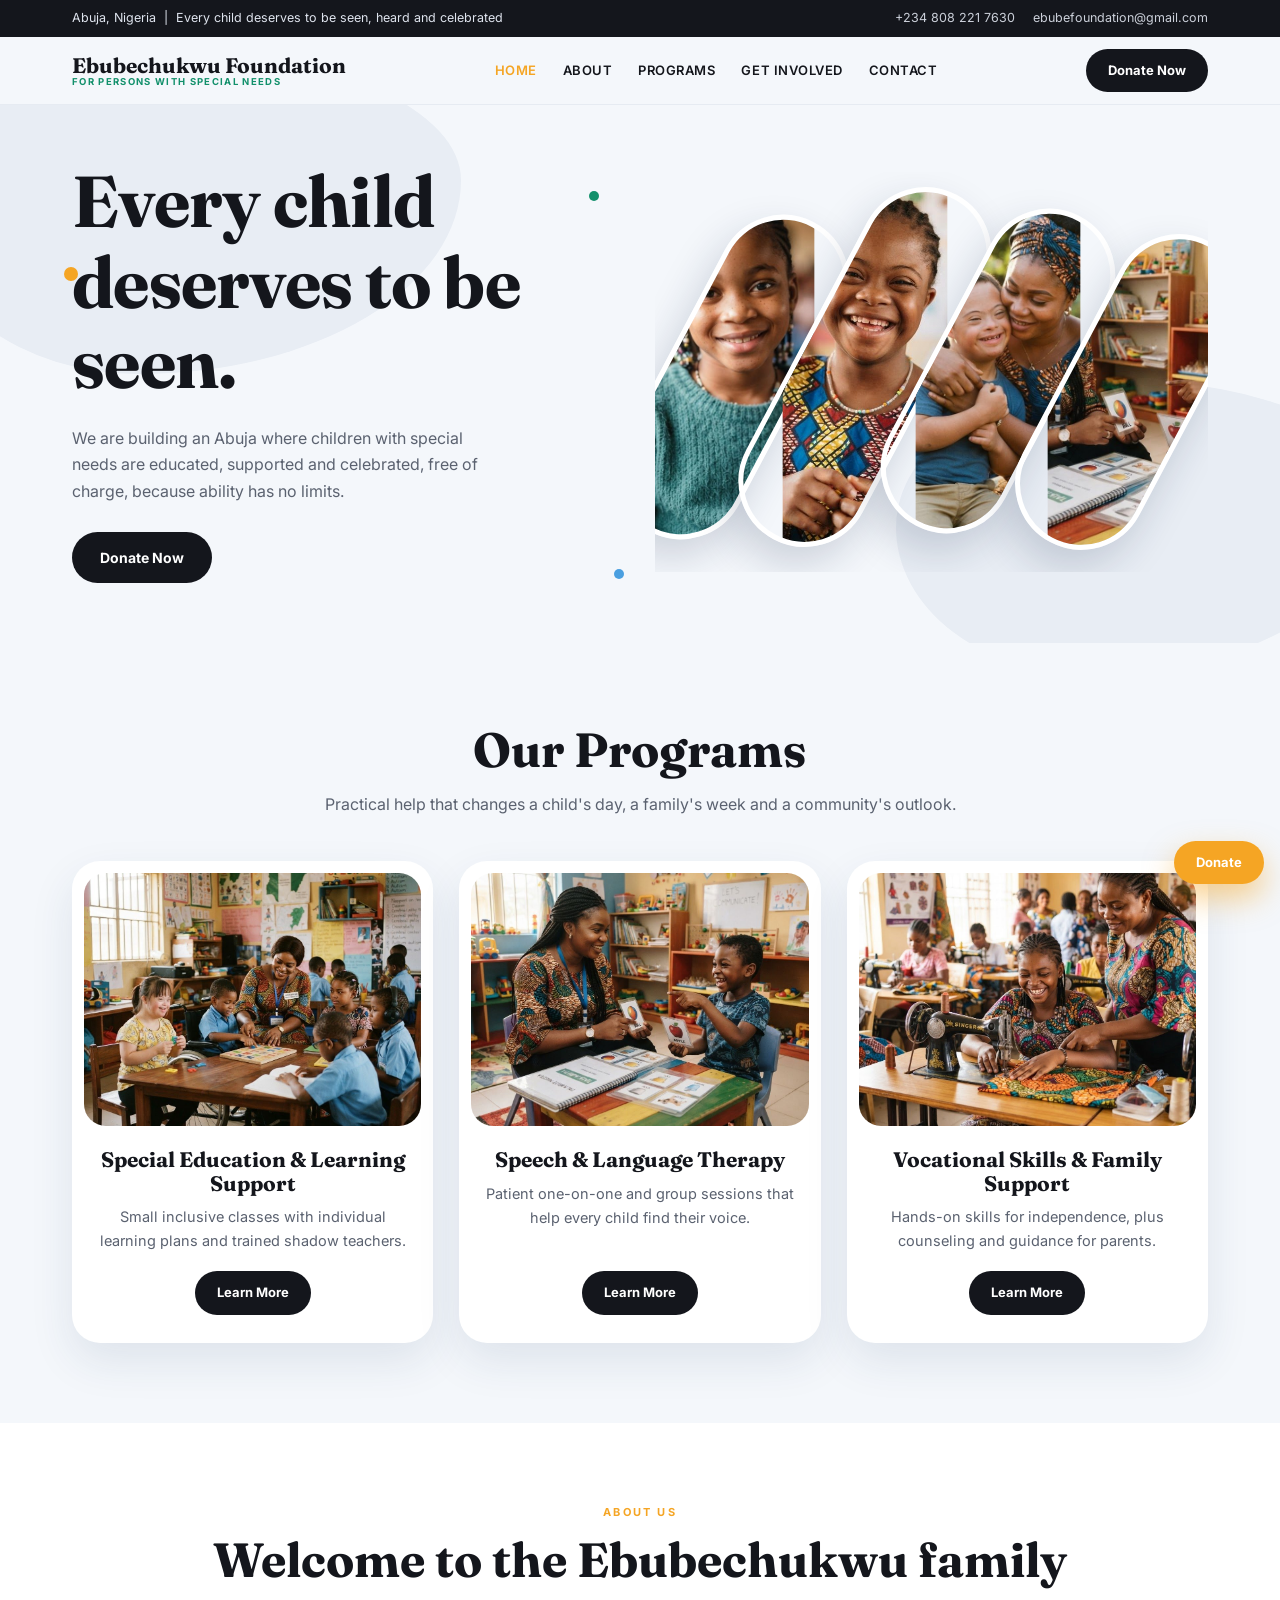
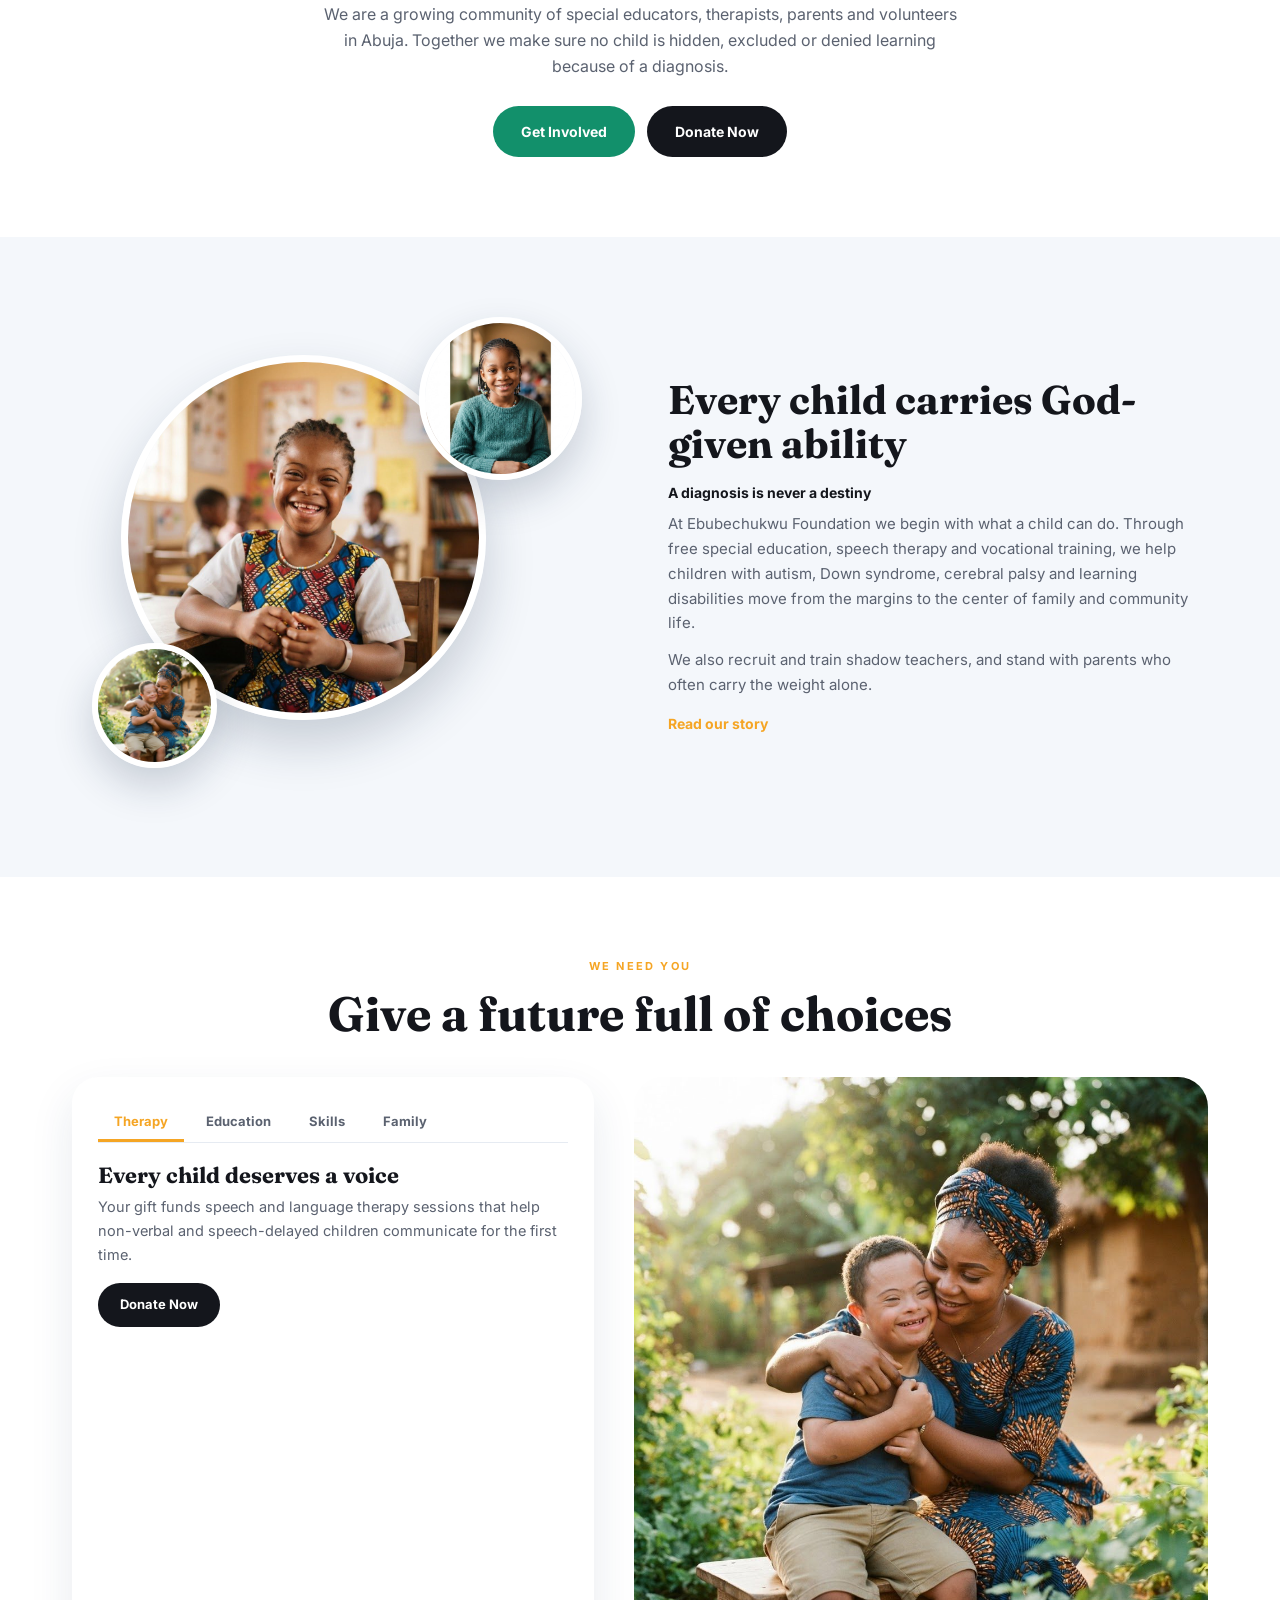
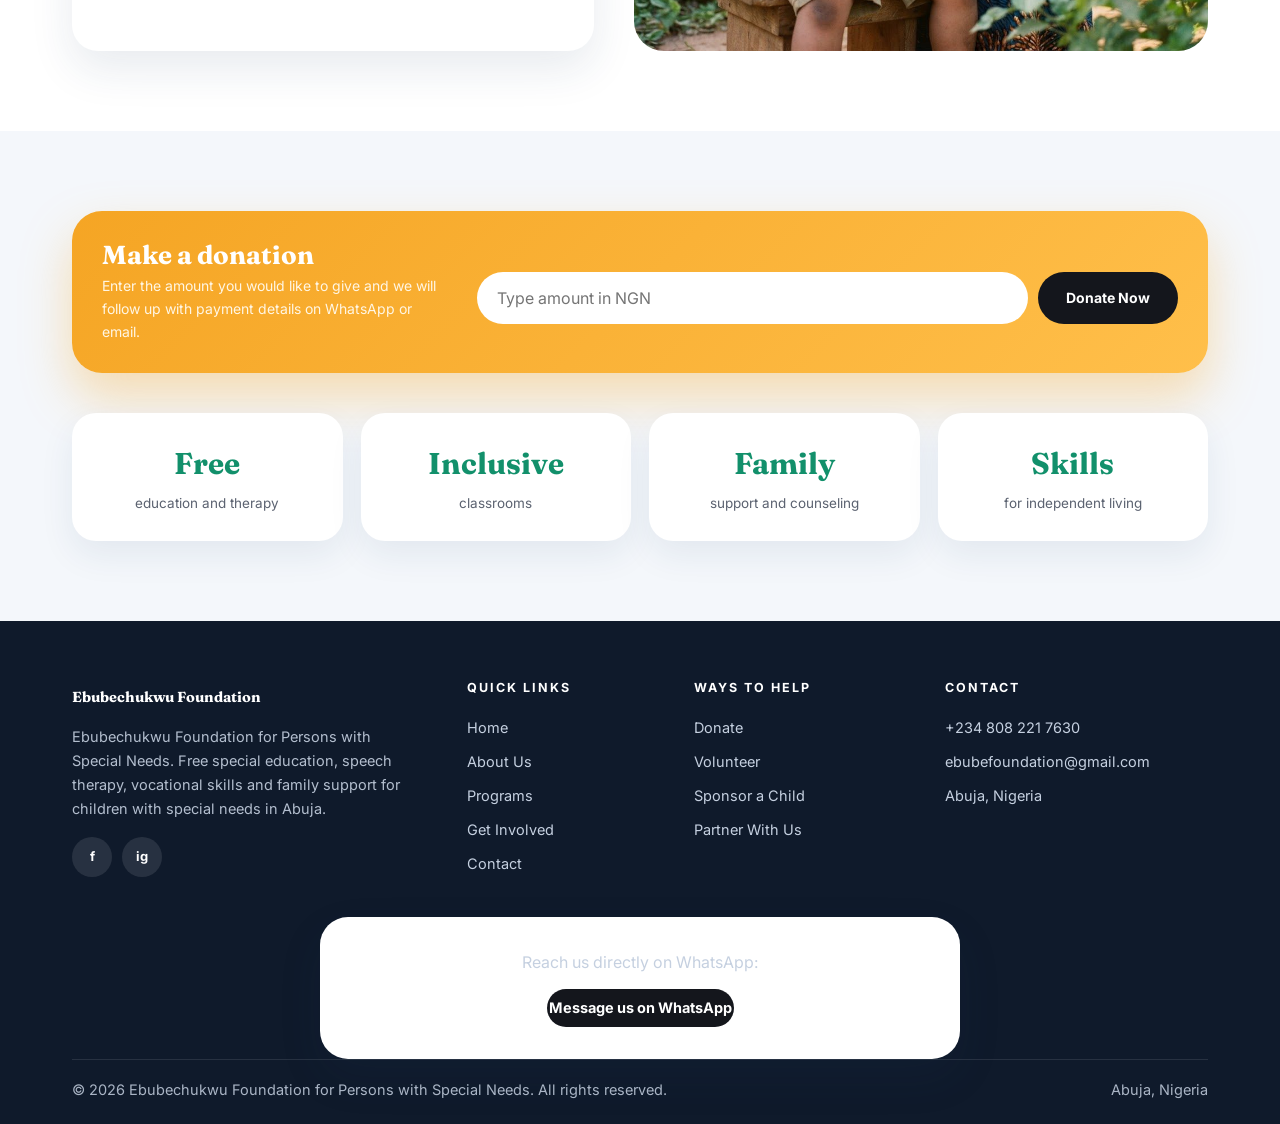
<file: index.html>
<!DOCTYPE html><html lang="en"><head><meta charset="UTF-8"><meta name="viewport" content="width=device-width,initial-scale=1"><title>Ebubechukwu Foundation for Persons with Special Needs | Abuja</title>
<meta name="description" content="Ebubechukwu Foundation for Persons with Special Needs, Abuja. Free special education, speech therapy, vocational skills and family support for children with special needs.">
<link rel="preconnect" href="https://fonts.googleapis.com"><link rel="preconnect" href="https://fonts.gstatic.com" crossorigin>
<link href="https://fonts.googleapis.com/css2?family=Fraunces:opsz,wght@9..144,600;9..144,700&family=Inter:wght@400;500;600;700&display=swap" rel="stylesheet">
<link rel="stylesheet" href="styles.css?v=2"></head><body>
<div class="topbar"><div class="wrap"><span>Abuja, Nigeria &nbsp;|&nbsp; Every child deserves to be seen, heard and celebrated</span><span class="t-r"><a href="tel:+2348082217630">+234 808 221 7630</a><a href="mailto:ebubefoundation@gmail.com">ebubefoundation@gmail.com</a></span></div></div>
<nav class="nav"><div class="nav-in"><a class="brand" href="index.html"><span>Ebubechukwu Foundation</span><span>FOR PERSONS WITH SPECIAL NEEDS</span></a>
<div class="menu"><a href="index.html" class="on">Home</a>
<a href="about.html">About</a>
<a href="programs.html">Programs</a>
<a href="get-involved.html">Get Involved</a>
<a href="contact.html">Contact</a></div><a class="btn btn-dk sm nav-cta" href="donate.html">Donate Now</a><button class="burger" aria-label="Menu"><span></span><span></span><span></span></button></div></nav>

<section class="hero"><div class="bgmap"><i style="left:-6%;top:-10%;width:42%;height:60%"></i><i style="right:-8%;bottom:-6%;width:38%;height:55%"></i></div><span class="dot" style="left:5%;top:30%;width:14px;height:14px;background:var(--orange)"></span><span class="dot" style="left:46%;top:16%;width:10px;height:10px;background:var(--green)"></span><span class="dot" style="right:8%;top:40%;width:16px;height:16px;background:#ff6b4a"></span><span class="dot" style="left:48%;bottom:12%;width:10px;height:10px;background:var(--blue)"></span>
<div class="wrap">
<div>
<h1>Every child deserves to be seen.</h1>
<p>We are building an Abuja where children with special needs are educated, supported and celebrated, free of charge, because ability has no limits.</p>
<a class="btn btn-dk" href="donate.html">Donate Now</a>
</div>
<div class="strips">
<div class="strip"><img src="assets/portrait.jpg" alt="Smiling girl"></div>
<div class="strip"><img src="assets/hero.jpg" alt="Smiling child"></div>
<div class="strip"><img src="assets/family.jpg" alt="Mother and son"></div>
<div class="strip"><img src="assets/therapy.jpg" alt="Speech therapy"></div>
</div>
</div>
</section>

<section class="sec">
<div class="wrap center">
<h2 class="h2">Our Programs</h2>
<p class="lead">Practical help that changes a child's day, a family's week and a community's outlook.</p>
<div class="cards reveal">
<div class="pcard"><div class="ph"><img src="assets/classroom.jpg" alt="Special education class"></div><div class="bd"><h3>Special Education &amp; Learning Support</h3><p>Small inclusive classes with individual learning plans and trained shadow teachers.</p><a class="btn btn-dk sm" href="programs.html">Learn More</a></div></div>
<div class="pcard"><div class="ph"><img src="assets/therapy.jpg" alt="Speech therapy"></div><div class="bd"><h3>Speech &amp; Language Therapy</h3><p>Patient one-on-one and group sessions that help every child find their voice.</p><a class="btn btn-dk sm" href="programs.html">Learn More</a></div></div>
<div class="pcard"><div class="ph"><img src="assets/vocational.jpg" alt="Vocational skills"></div><div class="bd"><h3>Vocational Skills &amp; Family Support</h3><p>Hands-on skills for independence, plus counseling and guidance for parents.</p><a class="btn btn-dk sm" href="programs.html">Learn More</a></div></div>
</div>
</div>
</section>

<section class="sec white">
<div class="wrap welcome reveal">
<span class="kicker">ABOUT US</span>
<h2 class="h2">Welcome to the Ebubechukwu family</h2>
<p class="lead">We are a growing community of special educators, therapists, parents and volunteers in Abuja. Together we make sure no child is hidden, excluded or denied learning because of a diagnosis.</p>
<div class="btns"><a class="btn btn-gr" href="get-involved.html">Get Involved</a><a class="btn btn-dk" href="donate.html">Donate Now</a></div>
</div>
</section>

<section class="sec">
<div class="wrap story">
<div class="cluster reveal"><div class="c1"><img src="assets/hero.jpg" alt="Child at the foundation"></div><div class="c2"><img src="assets/portrait.jpg" alt="Smiling girl"></div><div class="c3"><img src="assets/family.jpg" alt="Family"></div></div>
<div class="reveal">
<h2>Every child carries God-given ability</h2>
<h5>A diagnosis is never a destiny</h5>
<p>At Ebubechukwu Foundation we begin with what a child can do. Through free special education, speech therapy and vocational training, we help children with autism, Down syndrome, cerebral palsy and learning disabilities move from the margins to the center of family and community life.</p>
<p>We also recruit and train shadow teachers, and stand with parents who often carry the weight alone.</p>
<a class="link" href="about.html">Read our story</a>
</div>
</div>
</section>

<section class="sec white">
<div class="wrap">
<div class="center"><span class="kicker">WE NEED YOU</span><h2 class="h2">Give a future full of choices</h2></div>
<div class="give" style="margin-top:36px">
<div class="tabsbox">
<div class="tabs"><button class="tab on" data-t="t1">Therapy</button><button class="tab" data-t="t2">Education</button><button class="tab" data-t="t3">Skills</button><button class="tab" data-t="t4">Family</button></div>
<div class="tabpane on" id="t1"><h3>Every child deserves a voice</h3><p>Your gift funds speech and language therapy sessions that help non-verbal and speech-delayed children communicate for the first time.</p><a class="btn btn-dk sm" href="donate.html">Donate Now</a></div>
<div class="tabpane" id="t2"><h3>Every child deserves to learn</h3><p>Your gift covers learning materials, classroom support and the training of shadow teachers so no child is turned away from school.</p><a class="btn btn-dk sm" href="donate.html">Donate Now</a></div>
<div class="tabpane" id="t3"><h3>Every young person deserves a livelihood</h3><p>Your gift buys sewing machines, craft tools and mentor time so teens and young adults can earn with dignity.</p><a class="btn btn-dk sm" href="donate.html">Donate Now</a></div>
<div class="tabpane" id="t4"><h3>Every parent deserves support</h3><p>Your gift provides counseling, home guidance and a community for parents raising children with special needs.</p><a class="btn btn-dk sm" href="donate.html">Donate Now</a></div>
</div>
<div class="photo"><img src="assets/family.jpg" alt="Mother and son"></div>
</div>
</div>
</section>

<section class="sec">
<div class="wrap">
<div class="donate reveal">
<div><h3>Make a donation</h3><p>Enter the amount you would like to give and we will follow up with payment details on WhatsApp or email.</p></div>
<div data-donate>

<div class="dline"><input class="dinput" type="number" placeholder="Type amount in NGN"><a class="btn btn-dk" href="donate.html" data-go>Donate Now</a></div>
</div>
</div>
<div class="stats">
<div class="stat"><b>Free</b><span>education and therapy</span></div>
<div class="stat"><b>Inclusive</b><span>classrooms</span></div>
<div class="stat"><b>Family</b><span>support and counseling</span></div>
<div class="stat"><b>Skills</b><span>for independent living</span></div>
</div>
</div>
</section>
<footer class="footer"><div class="wrap"><div class="f-grid">
<div class="f-brand"><span class="f-logo">Ebubechukwu Foundation</span><p>Ebubechukwu Foundation for Persons with Special Needs. Free special education, speech therapy, vocational skills and family support for children with special needs in Abuja.</p><div class="soc"><a href="https://www.facebook.com/p/Ebubechukwu-Foundation-for-Persons-with-Special-Needs-61567917706664/" aria-label="Facebook">f</a><a href="https://www.instagram.com/ebubechukwu.foundation/" aria-label="Instagram">ig</a></div></div>
<div><h4>QUICK LINKS</h4><a href="index.html">Home</a><a href="about.html">About Us</a><a href="programs.html">Programs</a><a href="get-involved.html">Get Involved</a><a href="contact.html">Contact</a></div>
<div><h4>WAYS TO HELP</h4><a href="donate.html">Donate</a><a href="get-involved.html">Volunteer</a><a href="donate.html">Sponsor a Child</a><a href="get-involved.html">Partner With Us</a></div>
<div><h4>CONTACT</h4><a href="tel:+2348082217630">+234 808 221 7630</a><a href="mailto:ebubefoundation@gmail.com">ebubefoundation@gmail.com</a><span>Abuja, Nigeria</span></div>
</div>
<div class="panel" style="text-align:center"><p style="margin-bottom:14px">Reach us directly on WhatsApp:</p><a class="btn btn-dk" style="display:inline-block" href="https://wa.me/2348082217630?text=Hello%20Ebubechukwu%20Foundation%2C%20I%20want%20to%20reach%20you%20about%20form-name" target="_blank" rel="noopener">Message us on WhatsApp</a></div>
<div class="f-bottom"><span>&copy; 2026 Ebubechukwu Foundation for Persons with Special Needs. All rights reserved.</span><span>Abuja, Nigeria</span></div></div></footer>
<a class="btn btn-or sm fdonate" href="donate.html">Donate</a>
<script src="app.js?v=2"></script></body></html>
</file>
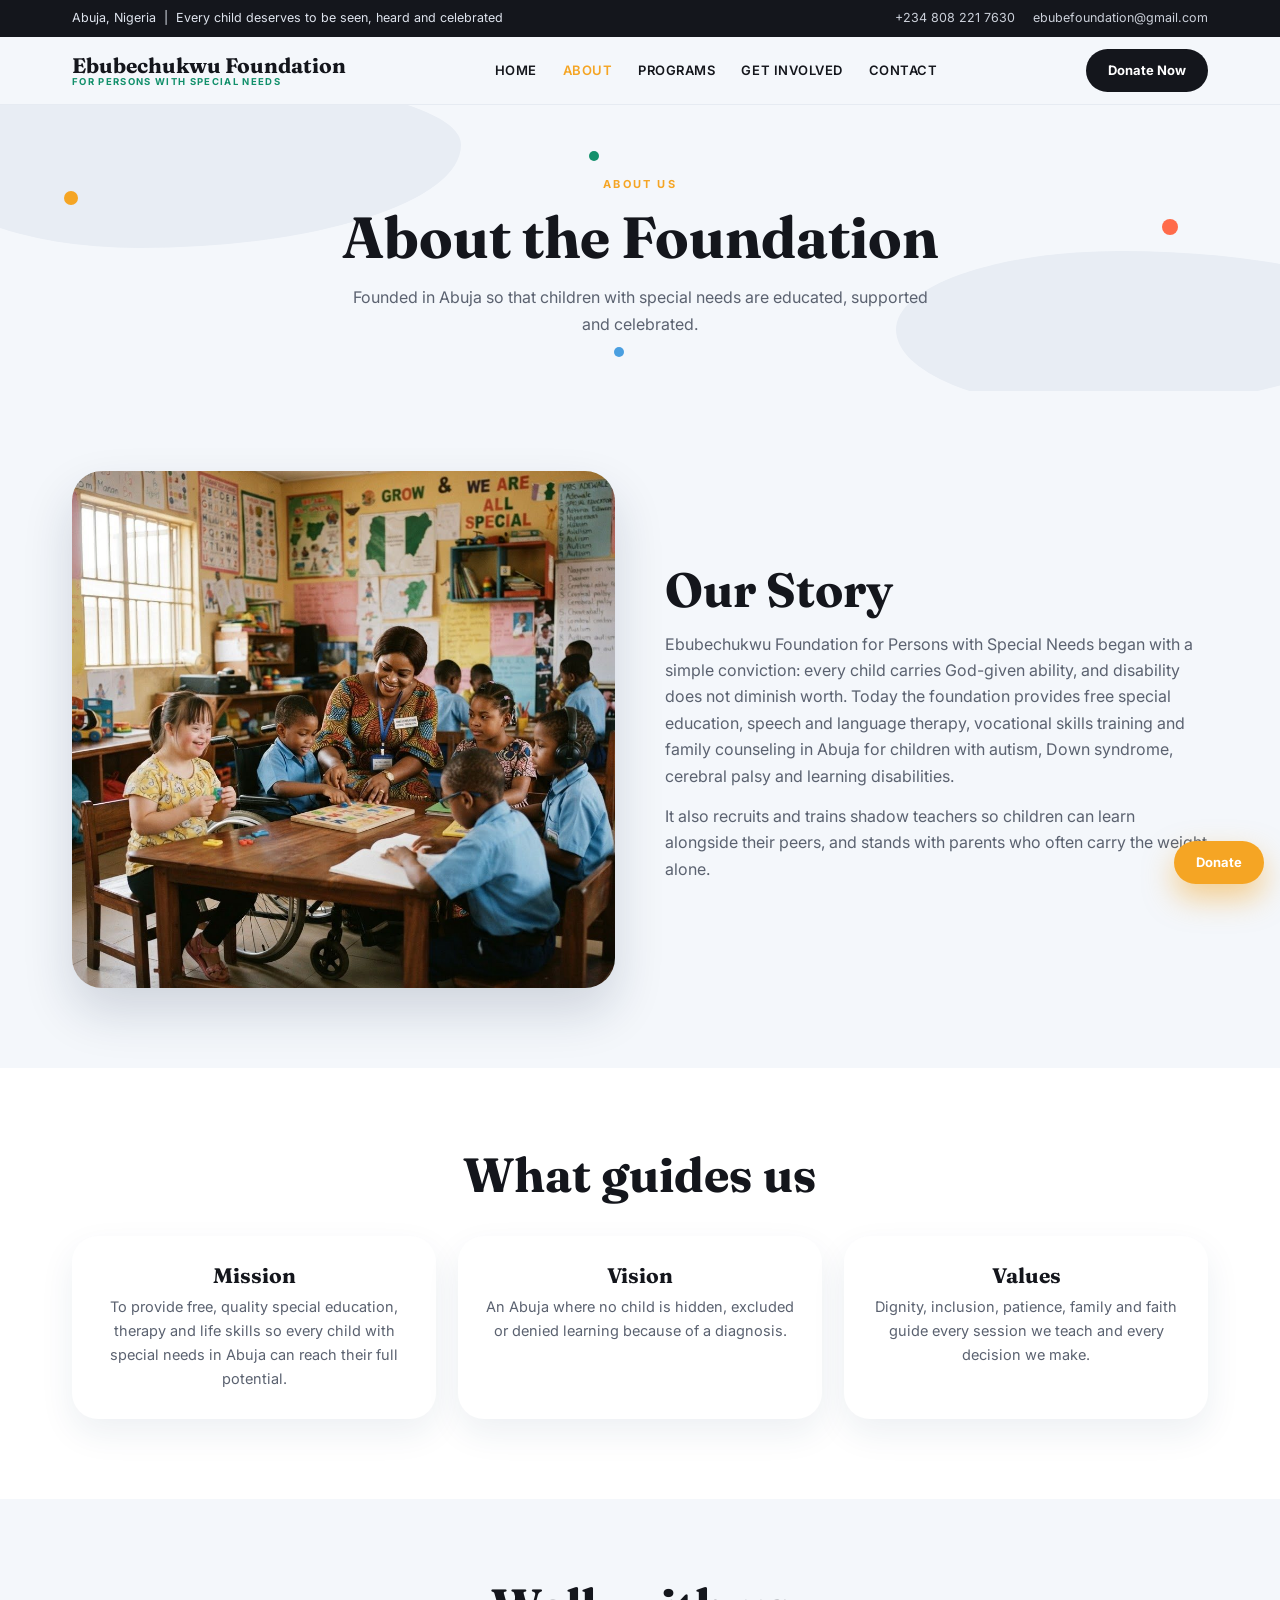
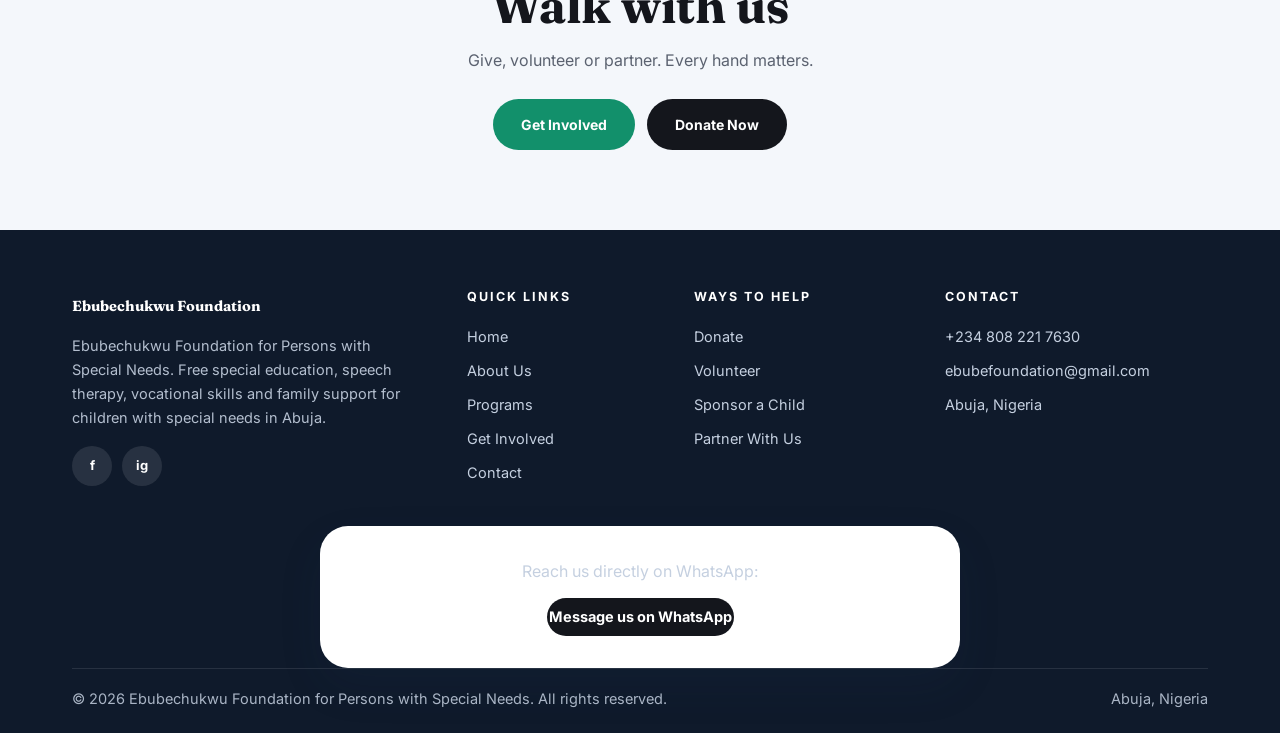
<file: about.html>
<!DOCTYPE html><html lang="en"><head><meta charset="UTF-8"><meta name="viewport" content="width=device-width,initial-scale=1"><title>About | Ebubechukwu Foundation</title>
<meta name="description" content="Ebubechukwu Foundation for Persons with Special Needs, Abuja. Free special education, speech therapy, vocational skills and family support for children with special needs.">
<link rel="preconnect" href="https://fonts.googleapis.com"><link rel="preconnect" href="https://fonts.gstatic.com" crossorigin>
<link href="https://fonts.googleapis.com/css2?family=Fraunces:opsz,wght@9..144,600;9..144,700&family=Inter:wght@400;500;600;700&display=swap" rel="stylesheet">
<link rel="stylesheet" href="styles.css?v=2"></head><body>
<div class="topbar"><div class="wrap"><span>Abuja, Nigeria &nbsp;|&nbsp; Every child deserves to be seen, heard and celebrated</span><span class="t-r"><a href="tel:+2348082217630">+234 808 221 7630</a><a href="mailto:ebubefoundation@gmail.com">ebubefoundation@gmail.com</a></span></div></div>
<nav class="nav"><div class="nav-in"><a class="brand" href="index.html"><span>Ebubechukwu Foundation</span><span>FOR PERSONS WITH SPECIAL NEEDS</span></a>
<div class="menu"><a href="index.html">Home</a>
<a href="about.html" class="on">About</a>
<a href="programs.html">Programs</a>
<a href="get-involved.html">Get Involved</a>
<a href="contact.html">Contact</a></div><a class="btn btn-dk sm nav-cta" href="donate.html">Donate Now</a><button class="burger" aria-label="Menu"><span></span><span></span><span></span></button></div></nav>

<section class="phead"><div class="bgmap"><i style="left:-6%;top:-10%;width:42%;height:60%"></i><i style="right:-8%;bottom:-6%;width:38%;height:55%"></i></div><span class="dot" style="left:5%;top:30%;width:14px;height:14px;background:var(--orange)"></span><span class="dot" style="left:46%;top:16%;width:10px;height:10px;background:var(--green)"></span><span class="dot" style="right:8%;top:40%;width:16px;height:16px;background:#ff6b4a"></span><span class="dot" style="left:48%;bottom:12%;width:10px;height:10px;background:var(--blue)"></span><div class="wrap" style="position:relative;z-index:2"><span class="kicker">ABOUT US</span><h1>About the Foundation</h1><p>Founded in Abuja so that children with special needs are educated, supported and celebrated.</p></div></section>
<section class="sec"><div class="wrap split">
<img class="rd reveal" src="assets/classroom.jpg" alt="Inclusive classroom in Abuja">
<div class="reveal"><h2 class="h2">Our Story</h2>
<p>Ebubechukwu Foundation for Persons with Special Needs began with a simple conviction: every child carries God-given ability, and disability does not diminish worth. Today the foundation provides free special education, speech and language therapy, vocational skills training and family counseling in Abuja for children with autism, Down syndrome, cerebral palsy and learning disabilities.</p>
<p>It also recruits and trains shadow teachers so children can learn alongside their peers, and stands with parents who often carry the weight alone.</p></div>
</div></section>
<section class="sec white"><div class="wrap center"><h2 class="h2">What guides us</h2>
<div class="cards3">
<div class="card"><h3>Mission</h3><p>To provide free, quality special education, therapy and life skills so every child with special needs in Abuja can reach their full potential.</p></div>
<div class="card"><h3>Vision</h3><p>An Abuja where no child is hidden, excluded or denied learning because of a diagnosis.</p></div>
<div class="card"><h3>Values</h3><p>Dignity, inclusion, patience, family and faith guide every session we teach and every decision we make.</p></div>
</div></div></section>
<section class="sec"><div class="wrap center"><h2 class="h2">Walk with us</h2><p class="lead">Give, volunteer or partner. Every hand matters.</p><div class="welcome"><div class="btns"><a class="btn btn-gr" href="get-involved.html">Get Involved</a><a class="btn btn-dk" href="donate.html">Donate Now</a></div></div></div></section>
<footer class="footer"><div class="wrap"><div class="f-grid">
<div class="f-brand"><span class="f-logo">Ebubechukwu Foundation</span><p>Ebubechukwu Foundation for Persons with Special Needs. Free special education, speech therapy, vocational skills and family support for children with special needs in Abuja.</p><div class="soc"><a href="https://www.facebook.com/p/Ebubechukwu-Foundation-for-Persons-with-Special-Needs-61567917706664/" aria-label="Facebook">f</a><a href="https://www.instagram.com/ebubechukwu.foundation/" aria-label="Instagram">ig</a></div></div>
<div><h4>QUICK LINKS</h4><a href="index.html">Home</a><a href="about.html">About Us</a><a href="programs.html">Programs</a><a href="get-involved.html">Get Involved</a><a href="contact.html">Contact</a></div>
<div><h4>WAYS TO HELP</h4><a href="donate.html">Donate</a><a href="get-involved.html">Volunteer</a><a href="donate.html">Sponsor a Child</a><a href="get-involved.html">Partner With Us</a></div>
<div><h4>CONTACT</h4><a href="tel:+2348082217630">+234 808 221 7630</a><a href="mailto:ebubefoundation@gmail.com">ebubefoundation@gmail.com</a><span>Abuja, Nigeria</span></div>
</div>
<div class="panel" style="text-align:center"><p style="margin-bottom:14px">Reach us directly on WhatsApp:</p><a class="btn btn-dk" style="display:inline-block" href="https://wa.me/2348082217630?text=Hello%20Ebubechukwu%20Foundation%2C%20I%20want%20to%20reach%20you%20about%20form-name" target="_blank" rel="noopener">Message us on WhatsApp</a></div>
<div class="f-bottom"><span>&copy; 2026 Ebubechukwu Foundation for Persons with Special Needs. All rights reserved.</span><span>Abuja, Nigeria</span></div></div></footer>
<a class="btn btn-or sm fdonate" href="donate.html">Donate</a>
<script src="app.js?v=2"></script></body></html>
</file>
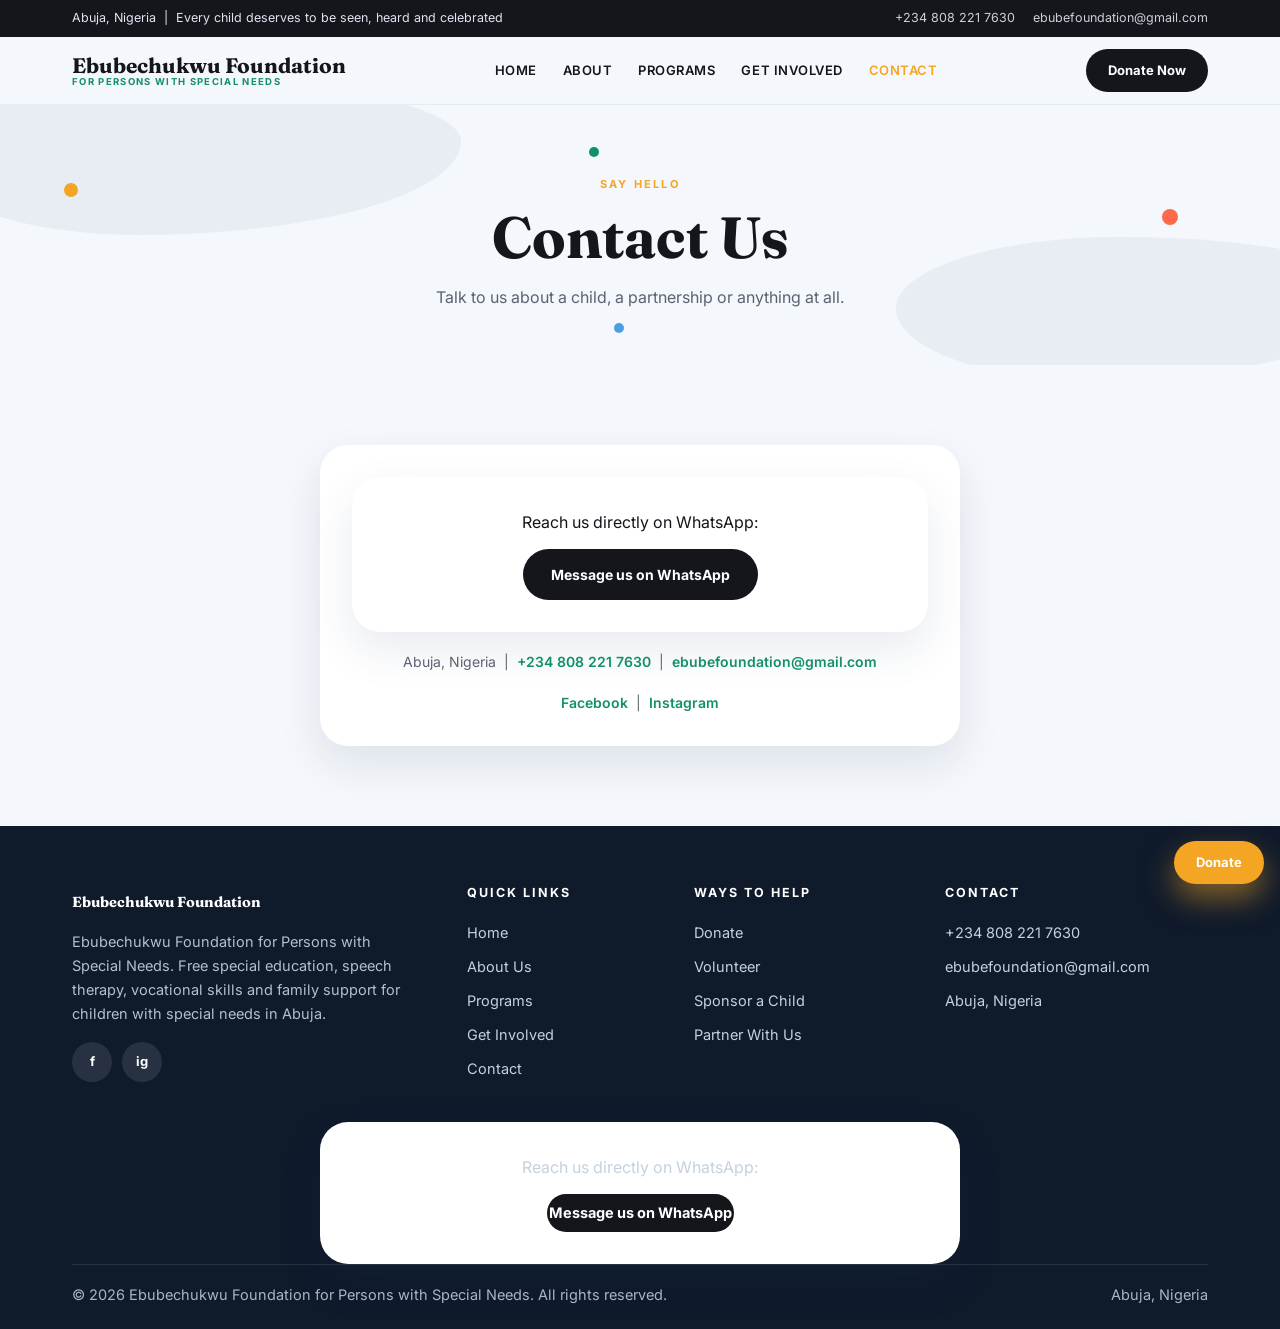
<file: contact.html>
<!DOCTYPE html><html lang="en"><head><meta charset="UTF-8"><meta name="viewport" content="width=device-width,initial-scale=1"><title>Contact | Ebubechukwu Foundation</title>
<meta name="description" content="Ebubechukwu Foundation for Persons with Special Needs, Abuja. Free special education, speech therapy, vocational skills and family support for children with special needs.">
<link rel="preconnect" href="https://fonts.googleapis.com"><link rel="preconnect" href="https://fonts.gstatic.com" crossorigin>
<link href="https://fonts.googleapis.com/css2?family=Fraunces:opsz,wght@9..144,600;9..144,700&family=Inter:wght@400;500;600;700&display=swap" rel="stylesheet">
<link rel="stylesheet" href="styles.css?v=2"></head><body>
<div class="topbar"><div class="wrap"><span>Abuja, Nigeria &nbsp;|&nbsp; Every child deserves to be seen, heard and celebrated</span><span class="t-r"><a href="tel:+2348082217630">+234 808 221 7630</a><a href="mailto:ebubefoundation@gmail.com">ebubefoundation@gmail.com</a></span></div></div>
<nav class="nav"><div class="nav-in"><a class="brand" href="index.html"><span>Ebubechukwu Foundation</span><span>FOR PERSONS WITH SPECIAL NEEDS</span></a>
<div class="menu"><a href="index.html">Home</a>
<a href="about.html">About</a>
<a href="programs.html">Programs</a>
<a href="get-involved.html">Get Involved</a>
<a href="contact.html" class="on">Contact</a></div><a class="btn btn-dk sm nav-cta" href="donate.html">Donate Now</a><button class="burger" aria-label="Menu"><span></span><span></span><span></span></button></div></nav>

<section class="phead"><div class="bgmap"><i style="left:-6%;top:-10%;width:42%;height:60%"></i><i style="right:-8%;bottom:-6%;width:38%;height:55%"></i></div><span class="dot" style="left:5%;top:30%;width:14px;height:14px;background:var(--orange)"></span><span class="dot" style="left:46%;top:16%;width:10px;height:10px;background:var(--green)"></span><span class="dot" style="right:8%;top:40%;width:16px;height:16px;background:#ff6b4a"></span><span class="dot" style="left:48%;bottom:12%;width:10px;height:10px;background:var(--blue)"></span><div class="wrap" style="position:relative;z-index:2"><span class="kicker">SAY HELLO</span><h1>Contact Us</h1><p>Talk to us about a child, a partnership or anything at all.</p></div></section>
<section class="sec"><div class="wrap"><div class="panel">
<div class="panel" style="text-align:center"><p style="margin-bottom:14px">Reach us directly on WhatsApp:</p><a class="btn btn-dk" style="display:inline-block" href="https://wa.me/2348082217630?text=Hello%20Ebubechukwu%20Foundation%2C%20I%20want%20to%20reach%20you%20about%20form-name" target="_blank" rel="noopener">Message us on WhatsApp</a></div>
<p class="micro">Abuja, Nigeria &nbsp;|&nbsp; <a href="tel:+2348082217630">+234 808 221 7630</a> &nbsp;|&nbsp; <a href="mailto:ebubefoundation@gmail.com">ebubefoundation@gmail.com</a></p>
<p class="micro"><a href="https://www.facebook.com/p/Ebubechukwu-Foundation-for-Persons-with-Special-Needs-61567917706664/">Facebook</a> &nbsp;|&nbsp; <a href="https://www.instagram.com/ebubechukwu.foundation/">Instagram</a></p>
</div></div></section>
<footer class="footer"><div class="wrap"><div class="f-grid">
<div class="f-brand"><span class="f-logo">Ebubechukwu Foundation</span><p>Ebubechukwu Foundation for Persons with Special Needs. Free special education, speech therapy, vocational skills and family support for children with special needs in Abuja.</p><div class="soc"><a href="https://www.facebook.com/p/Ebubechukwu-Foundation-for-Persons-with-Special-Needs-61567917706664/" aria-label="Facebook">f</a><a href="https://www.instagram.com/ebubechukwu.foundation/" aria-label="Instagram">ig</a></div></div>
<div><h4>QUICK LINKS</h4><a href="index.html">Home</a><a href="about.html">About Us</a><a href="programs.html">Programs</a><a href="get-involved.html">Get Involved</a><a href="contact.html">Contact</a></div>
<div><h4>WAYS TO HELP</h4><a href="donate.html">Donate</a><a href="get-involved.html">Volunteer</a><a href="donate.html">Sponsor a Child</a><a href="get-involved.html">Partner With Us</a></div>
<div><h4>CONTACT</h4><a href="tel:+2348082217630">+234 808 221 7630</a><a href="mailto:ebubefoundation@gmail.com">ebubefoundation@gmail.com</a><span>Abuja, Nigeria</span></div>
</div>
<div class="panel" style="text-align:center"><p style="margin-bottom:14px">Reach us directly on WhatsApp:</p><a class="btn btn-dk" style="display:inline-block" href="https://wa.me/2348082217630?text=Hello%20Ebubechukwu%20Foundation%2C%20I%20want%20to%20reach%20you%20about%20form-name" target="_blank" rel="noopener">Message us on WhatsApp</a></div>
<div class="f-bottom"><span>&copy; 2026 Ebubechukwu Foundation for Persons with Special Needs. All rights reserved.</span><span>Abuja, Nigeria</span></div></div></footer>
<a class="btn btn-or sm fdonate" href="donate.html">Donate</a>
<script src="app.js?v=2"></script></body></html>
</file>
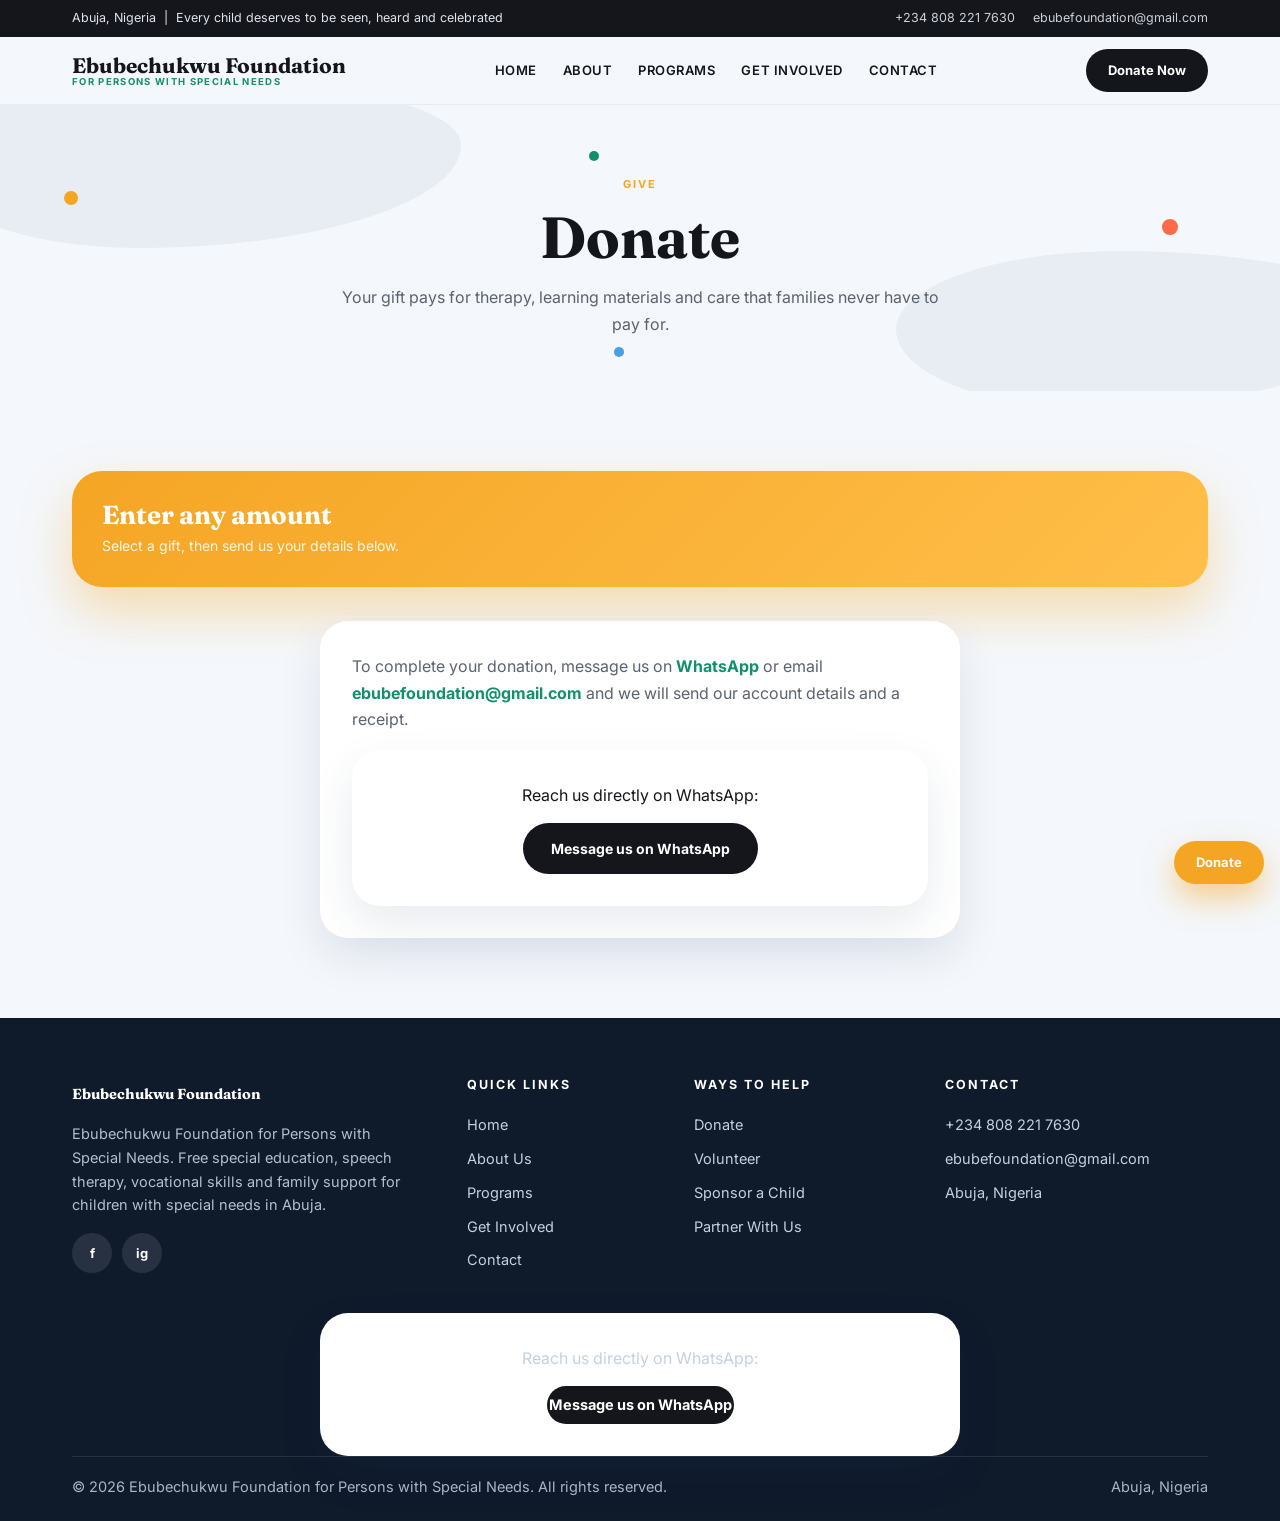
<file: donate.html>
<!DOCTYPE html><html lang="en"><head><meta charset="UTF-8"><meta name="viewport" content="width=device-width,initial-scale=1"><title>Donate | Ebubechukwu Foundation</title>
<meta name="description" content="Ebubechukwu Foundation for Persons with Special Needs, Abuja. Free special education, speech therapy, vocational skills and family support for children with special needs.">
<link rel="preconnect" href="https://fonts.googleapis.com"><link rel="preconnect" href="https://fonts.gstatic.com" crossorigin>
<link href="https://fonts.googleapis.com/css2?family=Fraunces:opsz,wght@9..144,600;9..144,700&family=Inter:wght@400;500;600;700&display=swap" rel="stylesheet">
<link rel="stylesheet" href="styles.css?v=2"></head><body>
<div class="topbar"><div class="wrap"><span>Abuja, Nigeria &nbsp;|&nbsp; Every child deserves to be seen, heard and celebrated</span><span class="t-r"><a href="tel:+2348082217630">+234 808 221 7630</a><a href="mailto:ebubefoundation@gmail.com">ebubefoundation@gmail.com</a></span></div></div>
<nav class="nav"><div class="nav-in"><a class="brand" href="index.html"><span>Ebubechukwu Foundation</span><span>FOR PERSONS WITH SPECIAL NEEDS</span></a>
<div class="menu"><a href="index.html">Home</a>
<a href="about.html">About</a>
<a href="programs.html">Programs</a>
<a href="get-involved.html">Get Involved</a>
<a href="contact.html">Contact</a></div><a class="btn btn-dk sm nav-cta" href="donate.html">Donate Now</a><button class="burger" aria-label="Menu"><span></span><span></span><span></span></button></div></nav>

<section class="phead"><div class="bgmap"><i style="left:-6%;top:-10%;width:42%;height:60%"></i><i style="right:-8%;bottom:-6%;width:38%;height:55%"></i></div><span class="dot" style="left:5%;top:30%;width:14px;height:14px;background:var(--orange)"></span><span class="dot" style="left:46%;top:16%;width:10px;height:10px;background:var(--green)"></span><span class="dot" style="right:8%;top:40%;width:16px;height:16px;background:#ff6b4a"></span><span class="dot" style="left:48%;bottom:12%;width:10px;height:10px;background:var(--blue)"></span><div class="wrap" style="position:relative;z-index:2"><span class="kicker">GIVE</span><h1>Donate</h1><p>Your gift pays for therapy, learning materials and care that families never have to pay for.</p></div></section>
<section class="sec"><div class="wrap">
<div class="donate" style="margin-bottom:34px"><div><h3>Enter any amount</h3><p>Select a gift, then send us your details below.</p></div>
<div data-donate></div></div>
<div class="panel">
<p class="lead" style="margin-bottom:18px">To complete your donation, message us on <a href="https://wa.me/2348082217630" style="color:var(--green);font-weight:700">WhatsApp</a> or email <a href="mailto:ebubefoundation@gmail.com" style="color:var(--green);font-weight:700">ebubefoundation@gmail.com</a> and we will send our account details and a receipt.</p>
<div class="panel" style="text-align:center"><p style="margin-bottom:14px">Reach us directly on WhatsApp:</p><a class="btn btn-dk" style="display:inline-block" href="https://wa.me/2348082217630?text=Hello%20Ebubechukwu%20Foundation%2C%20I%20want%20to%20reach%20you%20about%20form-name" target="_blank" rel="noopener">Message us on WhatsApp</a></div>
</div></div></section>
<footer class="footer"><div class="wrap"><div class="f-grid">
<div class="f-brand"><span class="f-logo">Ebubechukwu Foundation</span><p>Ebubechukwu Foundation for Persons with Special Needs. Free special education, speech therapy, vocational skills and family support for children with special needs in Abuja.</p><div class="soc"><a href="https://www.facebook.com/p/Ebubechukwu-Foundation-for-Persons-with-Special-Needs-61567917706664/" aria-label="Facebook">f</a><a href="https://www.instagram.com/ebubechukwu.foundation/" aria-label="Instagram">ig</a></div></div>
<div><h4>QUICK LINKS</h4><a href="index.html">Home</a><a href="about.html">About Us</a><a href="programs.html">Programs</a><a href="get-involved.html">Get Involved</a><a href="contact.html">Contact</a></div>
<div><h4>WAYS TO HELP</h4><a href="donate.html">Donate</a><a href="get-involved.html">Volunteer</a><a href="donate.html">Sponsor a Child</a><a href="get-involved.html">Partner With Us</a></div>
<div><h4>CONTACT</h4><a href="tel:+2348082217630">+234 808 221 7630</a><a href="mailto:ebubefoundation@gmail.com">ebubefoundation@gmail.com</a><span>Abuja, Nigeria</span></div>
</div>
<div class="panel" style="text-align:center"><p style="margin-bottom:14px">Reach us directly on WhatsApp:</p><a class="btn btn-dk" style="display:inline-block" href="https://wa.me/2348082217630?text=Hello%20Ebubechukwu%20Foundation%2C%20I%20want%20to%20reach%20you%20about%20form-name" target="_blank" rel="noopener">Message us on WhatsApp</a></div>
<div class="f-bottom"><span>&copy; 2026 Ebubechukwu Foundation for Persons with Special Needs. All rights reserved.</span><span>Abuja, Nigeria</span></div></div></footer>
<a class="btn btn-or sm fdonate" href="donate.html">Donate</a>
<script src="app.js?v=2"></script></body></html>
</file>
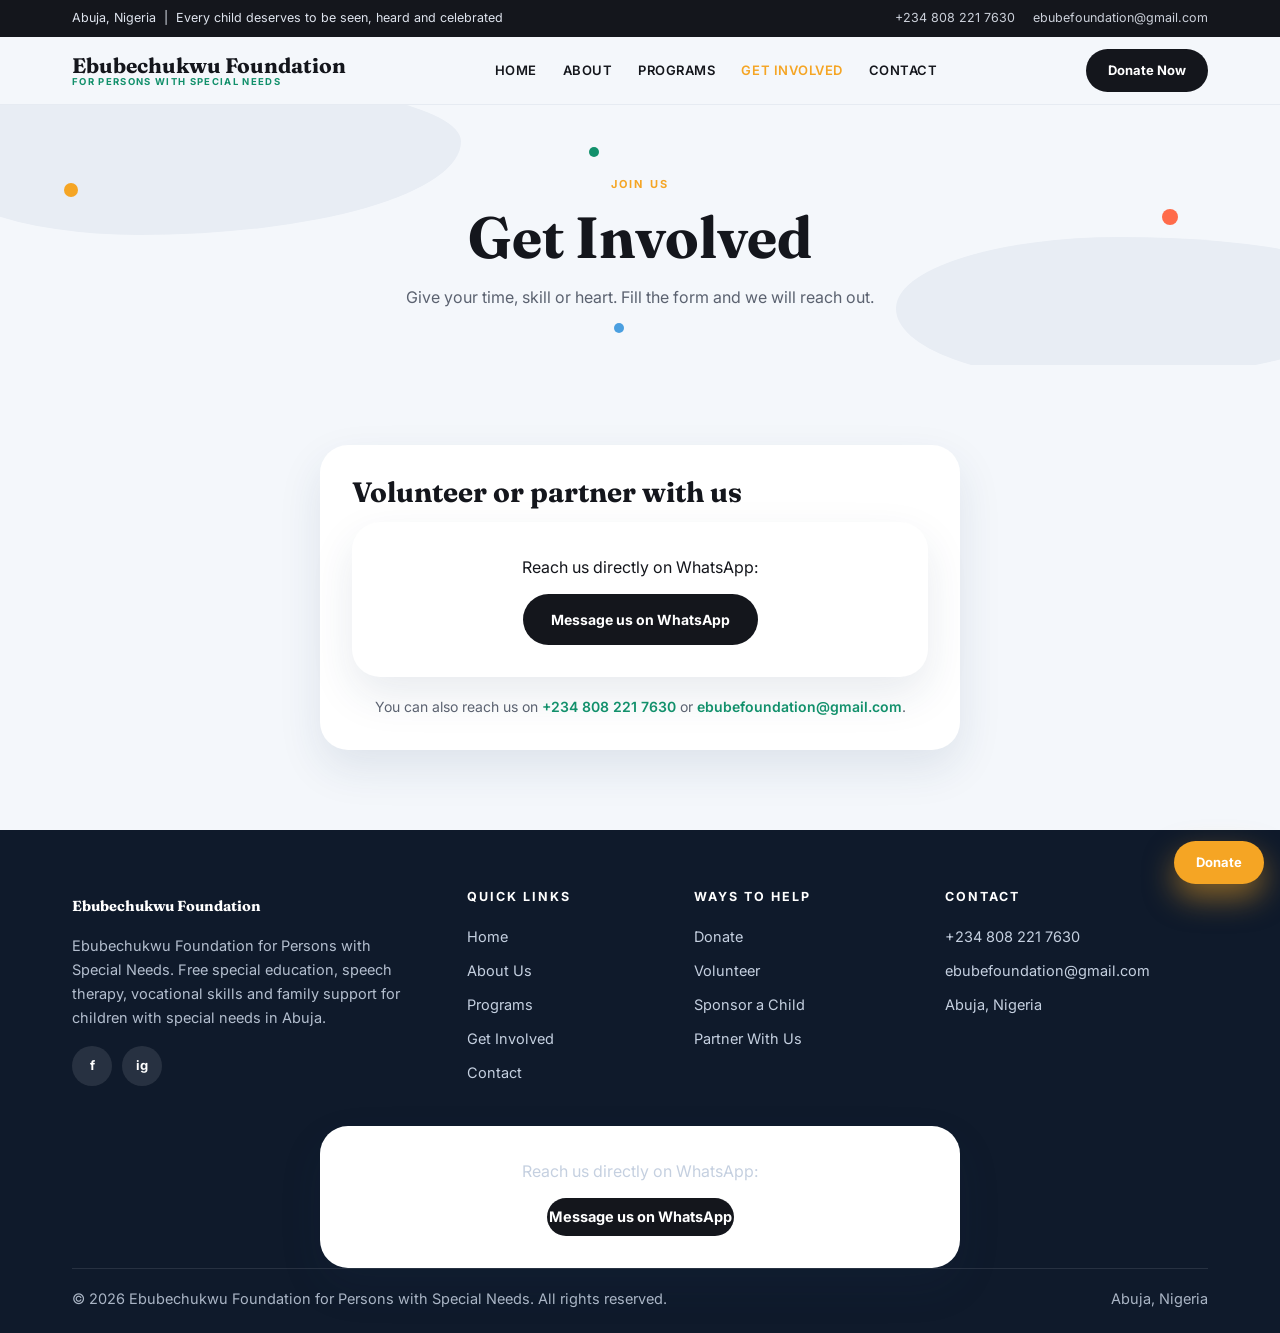
<file: get-involved.html>
<!DOCTYPE html><html lang="en"><head><meta charset="UTF-8"><meta name="viewport" content="width=device-width,initial-scale=1"><title>Get Involved | Ebubechukwu Foundation</title>
<meta name="description" content="Ebubechukwu Foundation for Persons with Special Needs, Abuja. Free special education, speech therapy, vocational skills and family support for children with special needs.">
<link rel="preconnect" href="https://fonts.googleapis.com"><link rel="preconnect" href="https://fonts.gstatic.com" crossorigin>
<link href="https://fonts.googleapis.com/css2?family=Fraunces:opsz,wght@9..144,600;9..144,700&family=Inter:wght@400;500;600;700&display=swap" rel="stylesheet">
<link rel="stylesheet" href="styles.css?v=2"></head><body>
<div class="topbar"><div class="wrap"><span>Abuja, Nigeria &nbsp;|&nbsp; Every child deserves to be seen, heard and celebrated</span><span class="t-r"><a href="tel:+2348082217630">+234 808 221 7630</a><a href="mailto:ebubefoundation@gmail.com">ebubefoundation@gmail.com</a></span></div></div>
<nav class="nav"><div class="nav-in"><a class="brand" href="index.html"><span>Ebubechukwu Foundation</span><span>FOR PERSONS WITH SPECIAL NEEDS</span></a>
<div class="menu"><a href="index.html">Home</a>
<a href="about.html">About</a>
<a href="programs.html">Programs</a>
<a href="get-involved.html" class="on">Get Involved</a>
<a href="contact.html">Contact</a></div><a class="btn btn-dk sm nav-cta" href="donate.html">Donate Now</a><button class="burger" aria-label="Menu"><span></span><span></span><span></span></button></div></nav>

<section class="phead"><div class="bgmap"><i style="left:-6%;top:-10%;width:42%;height:60%"></i><i style="right:-8%;bottom:-6%;width:38%;height:55%"></i></div><span class="dot" style="left:5%;top:30%;width:14px;height:14px;background:var(--orange)"></span><span class="dot" style="left:46%;top:16%;width:10px;height:10px;background:var(--green)"></span><span class="dot" style="right:8%;top:40%;width:16px;height:16px;background:#ff6b4a"></span><span class="dot" style="left:48%;bottom:12%;width:10px;height:10px;background:var(--blue)"></span><div class="wrap" style="position:relative;z-index:2"><span class="kicker">JOIN US</span><h1>Get Involved</h1><p>Give your time, skill or heart. Fill the form and we will reach out.</p></div></section>
<section class="sec"><div class="wrap"><div class="panel">
<h2 class="h2" style="font-size:28px">Volunteer or partner with us</h2>
<div class="panel" style="text-align:center"><p style="margin-bottom:14px">Reach us directly on WhatsApp:</p><a class="btn btn-dk" style="display:inline-block" href="https://wa.me/2348082217630?text=Hello%20Ebubechukwu%20Foundation%2C%20I%20want%20to%20reach%20you%20about%20form-name" target="_blank" rel="noopener">Message us on WhatsApp</a></div>
<p class="micro">You can also reach us on <a href="tel:+2348082217630">+234 808 221 7630</a> or <a href="mailto:ebubefoundation@gmail.com">ebubefoundation@gmail.com</a>.</p>
</div></div></section>
<footer class="footer"><div class="wrap"><div class="f-grid">
<div class="f-brand"><span class="f-logo">Ebubechukwu Foundation</span><p>Ebubechukwu Foundation for Persons with Special Needs. Free special education, speech therapy, vocational skills and family support for children with special needs in Abuja.</p><div class="soc"><a href="https://www.facebook.com/p/Ebubechukwu-Foundation-for-Persons-with-Special-Needs-61567917706664/" aria-label="Facebook">f</a><a href="https://www.instagram.com/ebubechukwu.foundation/" aria-label="Instagram">ig</a></div></div>
<div><h4>QUICK LINKS</h4><a href="index.html">Home</a><a href="about.html">About Us</a><a href="programs.html">Programs</a><a href="get-involved.html">Get Involved</a><a href="contact.html">Contact</a></div>
<div><h4>WAYS TO HELP</h4><a href="donate.html">Donate</a><a href="get-involved.html">Volunteer</a><a href="donate.html">Sponsor a Child</a><a href="get-involved.html">Partner With Us</a></div>
<div><h4>CONTACT</h4><a href="tel:+2348082217630">+234 808 221 7630</a><a href="mailto:ebubefoundation@gmail.com">ebubefoundation@gmail.com</a><span>Abuja, Nigeria</span></div>
</div>
<div class="panel" style="text-align:center"><p style="margin-bottom:14px">Reach us directly on WhatsApp:</p><a class="btn btn-dk" style="display:inline-block" href="https://wa.me/2348082217630?text=Hello%20Ebubechukwu%20Foundation%2C%20I%20want%20to%20reach%20you%20about%20form-name" target="_blank" rel="noopener">Message us on WhatsApp</a></div>
<div class="f-bottom"><span>&copy; 2026 Ebubechukwu Foundation for Persons with Special Needs. All rights reserved.</span><span>Abuja, Nigeria</span></div></div></footer>
<a class="btn btn-or sm fdonate" href="donate.html">Donate</a>
<script src="app.js?v=2"></script></body></html>
</file>
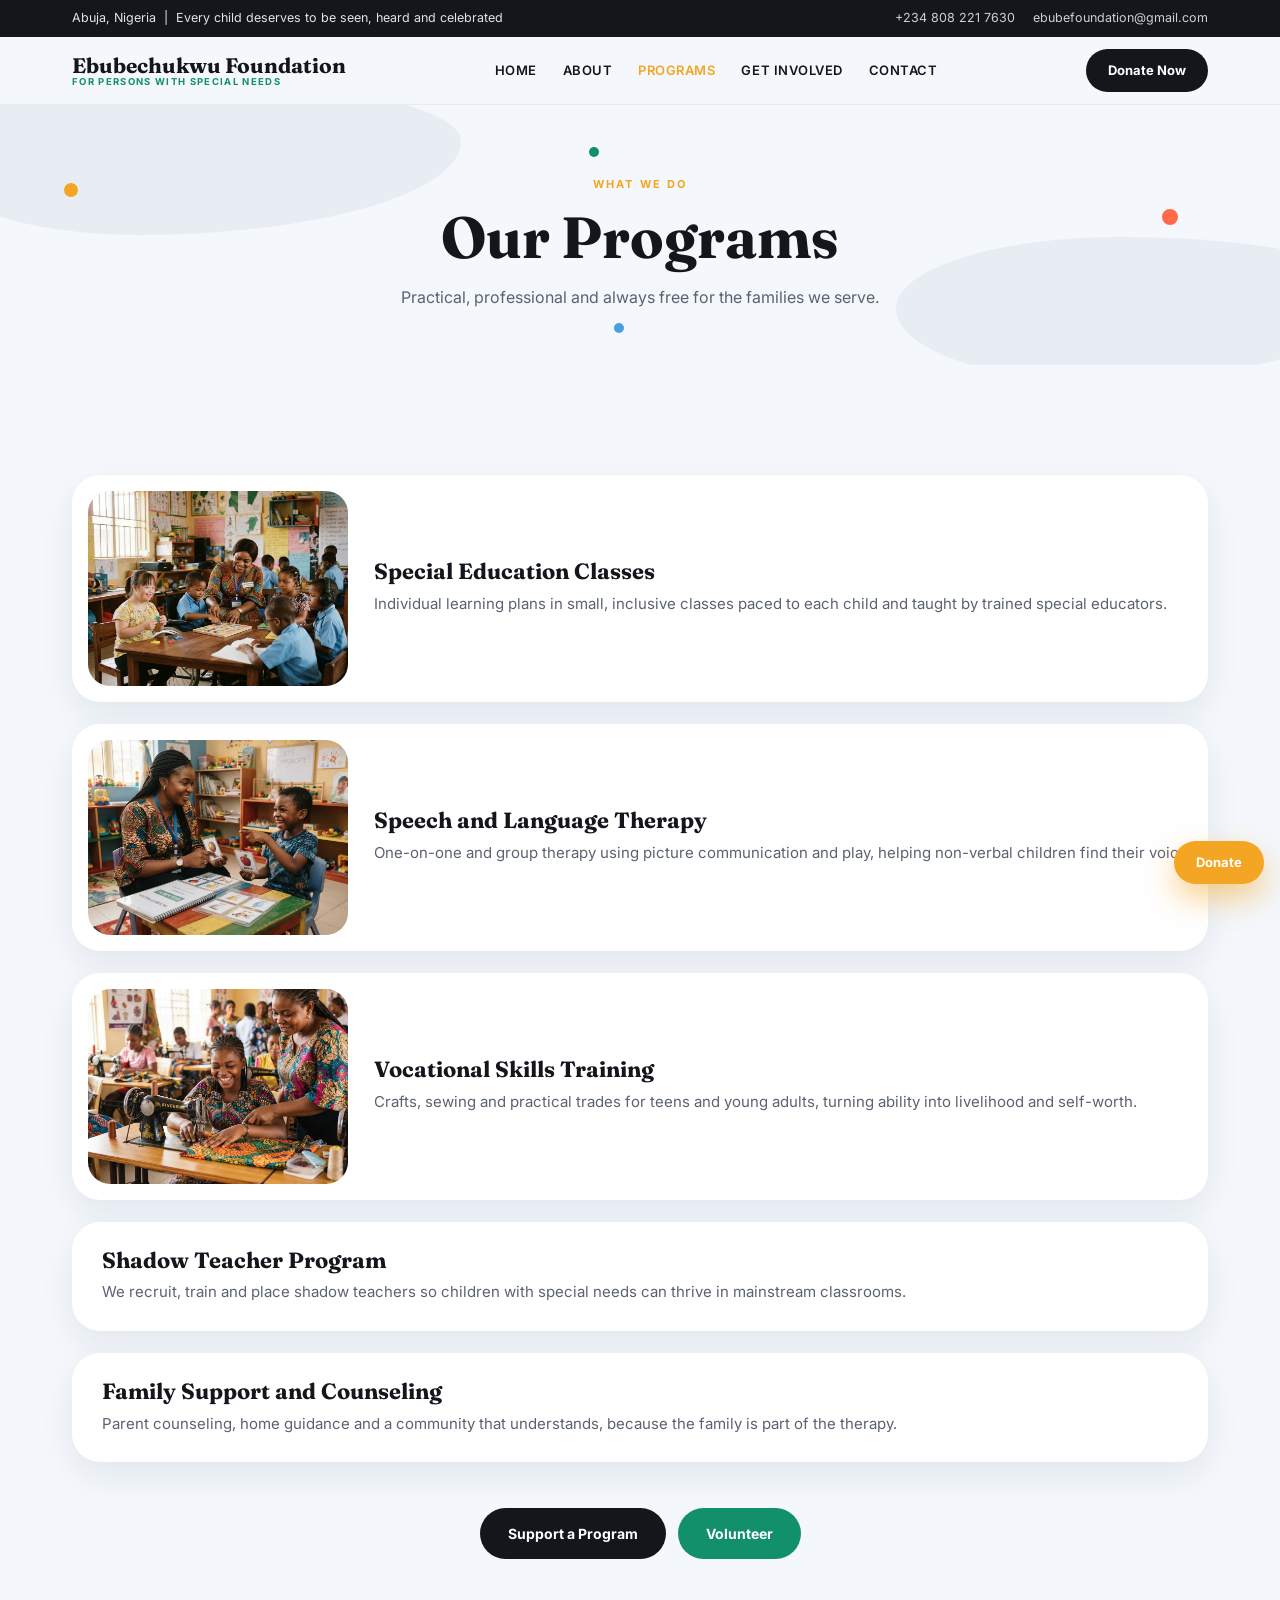
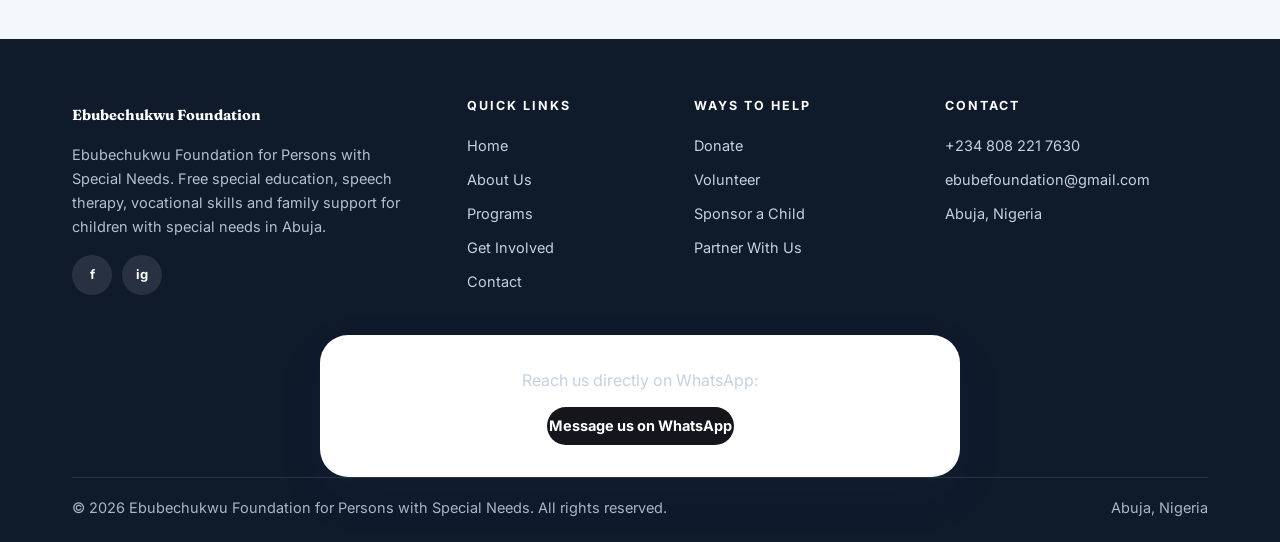
<file: programs.html>
<!DOCTYPE html><html lang="en"><head><meta charset="UTF-8"><meta name="viewport" content="width=device-width,initial-scale=1"><title>Programs | Ebubechukwu Foundation</title>
<meta name="description" content="Ebubechukwu Foundation for Persons with Special Needs, Abuja. Free special education, speech therapy, vocational skills and family support for children with special needs.">
<link rel="preconnect" href="https://fonts.googleapis.com"><link rel="preconnect" href="https://fonts.gstatic.com" crossorigin>
<link href="https://fonts.googleapis.com/css2?family=Fraunces:opsz,wght@9..144,600;9..144,700&family=Inter:wght@400;500;600;700&display=swap" rel="stylesheet">
<link rel="stylesheet" href="styles.css?v=2"></head><body>
<div class="topbar"><div class="wrap"><span>Abuja, Nigeria &nbsp;|&nbsp; Every child deserves to be seen, heard and celebrated</span><span class="t-r"><a href="tel:+2348082217630">+234 808 221 7630</a><a href="mailto:ebubefoundation@gmail.com">ebubefoundation@gmail.com</a></span></div></div>
<nav class="nav"><div class="nav-in"><a class="brand" href="index.html"><span>Ebubechukwu Foundation</span><span>FOR PERSONS WITH SPECIAL NEEDS</span></a>
<div class="menu"><a href="index.html">Home</a>
<a href="about.html">About</a>
<a href="programs.html" class="on">Programs</a>
<a href="get-involved.html">Get Involved</a>
<a href="contact.html">Contact</a></div><a class="btn btn-dk sm nav-cta" href="donate.html">Donate Now</a><button class="burger" aria-label="Menu"><span></span><span></span><span></span></button></div></nav>

<section class="phead"><div class="bgmap"><i style="left:-6%;top:-10%;width:42%;height:60%"></i><i style="right:-8%;bottom:-6%;width:38%;height:55%"></i></div><span class="dot" style="left:5%;top:30%;width:14px;height:14px;background:var(--orange)"></span><span class="dot" style="left:46%;top:16%;width:10px;height:10px;background:var(--green)"></span><span class="dot" style="right:8%;top:40%;width:16px;height:16px;background:#ff6b4a"></span><span class="dot" style="left:48%;bottom:12%;width:10px;height:10px;background:var(--blue)"></span><div class="wrap" style="position:relative;z-index:2"><span class="kicker">WHAT WE DO</span><h1>Our Programs</h1><p>Practical, professional and always free for the families we serve.</p></div></section>
<section class="sec"><div class="wrap"><div class="plist">
<div class="prow"><div class="ph"><img src="assets/classroom.jpg" alt=""></div><div><h3>Special Education Classes</h3><p>Individual learning plans in small, inclusive classes paced to each child and taught by trained special educators.</p></div></div>
<div class="prow"><div class="ph"><img src="assets/therapy.jpg" alt=""></div><div><h3>Speech and Language Therapy</h3><p>One-on-one and group therapy using picture communication and play, helping non-verbal children find their voice.</p></div></div>
<div class="prow"><div class="ph"><img src="assets/vocational.jpg" alt=""></div><div><h3>Vocational Skills Training</h3><p>Crafts, sewing and practical trades for teens and young adults, turning ability into livelihood and self-worth.</p></div></div>
<div class="prow noimg"><div><h3>Shadow Teacher Program</h3><p>We recruit, train and place shadow teachers so children with special needs can thrive in mainstream classrooms.</p></div></div>
<div class="prow noimg"><div><h3>Family Support and Counseling</h3><p>Parent counseling, home guidance and a community that understands, because the family is part of the therapy.</p></div></div>
</div>
<div class="welcome" style="margin-top:46px"><div class="btns"><a class="btn btn-dk" href="donate.html">Support a Program</a><a class="btn btn-gr" href="get-involved.html">Volunteer</a></div></div>
</div></section>
<footer class="footer"><div class="wrap"><div class="f-grid">
<div class="f-brand"><span class="f-logo">Ebubechukwu Foundation</span><p>Ebubechukwu Foundation for Persons with Special Needs. Free special education, speech therapy, vocational skills and family support for children with special needs in Abuja.</p><div class="soc"><a href="https://www.facebook.com/p/Ebubechukwu-Foundation-for-Persons-with-Special-Needs-61567917706664/" aria-label="Facebook">f</a><a href="https://www.instagram.com/ebubechukwu.foundation/" aria-label="Instagram">ig</a></div></div>
<div><h4>QUICK LINKS</h4><a href="index.html">Home</a><a href="about.html">About Us</a><a href="programs.html">Programs</a><a href="get-involved.html">Get Involved</a><a href="contact.html">Contact</a></div>
<div><h4>WAYS TO HELP</h4><a href="donate.html">Donate</a><a href="get-involved.html">Volunteer</a><a href="donate.html">Sponsor a Child</a><a href="get-involved.html">Partner With Us</a></div>
<div><h4>CONTACT</h4><a href="tel:+2348082217630">+234 808 221 7630</a><a href="mailto:ebubefoundation@gmail.com">ebubefoundation@gmail.com</a><span>Abuja, Nigeria</span></div>
</div>
<div class="panel" style="text-align:center"><p style="margin-bottom:14px">Reach us directly on WhatsApp:</p><a class="btn btn-dk" style="display:inline-block" href="https://wa.me/2348082217630?text=Hello%20Ebubechukwu%20Foundation%2C%20I%20want%20to%20reach%20you%20about%20form-name" target="_blank" rel="noopener">Message us on WhatsApp</a></div>
<div class="f-bottom"><span>&copy; 2026 Ebubechukwu Foundation for Persons with Special Needs. All rights reserved.</span><span>Abuja, Nigeria</span></div></div></footer>
<a class="btn btn-or sm fdonate" href="donate.html">Donate</a>
<script src="app.js?v=2"></script></body></html>
</file>
<file: styles.css>
:root{--bg:#f4f7fb;--ink:#14161c;--mute:#5b6270;--green:#12906b;--orange:#f5a524;--blue:#4a9fe0;--card:#fff;--line:#e6ebf2}
*{box-sizing:border-box;margin:0;padding:0}
html{scroll-behavior:smooth}
body{font-family:'Inter',system-ui,-apple-system,Segoe UI,sans-serif;color:var(--ink);background:var(--bg);line-height:1.65;-webkit-text-size-adjust:100%;overflow-x:hidden}
h1,h2,h3,h4{font-family:'Fraunces',Georgia,serif;font-weight:700;line-height:1.12;color:var(--ink)}
img{max-width:100%;display:block}
a{color:inherit;text-decoration:none}
.wrap{max-width:1180px;margin:0 auto;padding:0 22px}

/* decorative world-map blobs + dots */
.bgmap{position:absolute;inset:0;overflow:hidden;pointer-events:none;z-index:0}
.bgmap i{position:absolute;background:#e8edf4;border-radius:46% 54% 60% 40%/50% 40% 60% 50%}
.dot{position:absolute;border-radius:50%;z-index:1}

/* buttons */
.btn{display:inline-flex;align-items:center;justify-content:center;gap:8px;padding:12px 26px;border-radius:999px;font-weight:700;font-size:14px;border:2px solid transparent;cursor:pointer;transition:.2s;font-family:inherit;white-space:nowrap}
.btn-dk{background:var(--ink);color:#fff}.btn-dk:hover{background:#2b303b;transform:translateY(-2px)}
.btn-gr{background:var(--green);color:#fff}.btn-gr:hover{background:#0d7a5a;transform:translateY(-2px)}
.btn-or{background:var(--orange);color:#fff}.btn-or:hover{background:#e0931a;transform:translateY(-2px)}
.btn-ol{border-color:var(--ink);color:var(--ink);background:transparent}.btn-ol:hover{background:var(--ink);color:#fff}
.btn.sm{padding:9px 20px;font-size:13px}

/* top contact bar + nav */
.topbar{background:var(--ink);color:#dfe4ee;font-size:12.5px;padding:8px 0}
.topbar .wrap{display:flex;justify-content:space-between;gap:14px;flex-wrap:wrap}
.topbar a{margin-left:18px;opacity:.9}.topbar a:hover{color:var(--orange)}
.nav{position:sticky;top:0;z-index:60;background:rgba(250,250,250,.96);backdrop-filter:blur(8px);border-bottom:1px solid rgba(20,40,70,.08);position:sticky;top:0;z-index:60;background:rgba(244,247,251,.94);backdrop-filter:blur(10px);border-bottom:1px solid var(--line)}
.nav-in{max-width:1180px;margin:0 auto;display:flex;align-items:center;justify-content:space-between;gap:16px;padding:12px 22px}
.brand{display:flex;flex-direction:column;line-height:1.1}
.brand span:first-child{font-family:'Fraunces',serif;font-weight:700;font-size:21px;color:var(--ink)}
.brand span:last-child{font-size:9.5px;letter-spacing:.14em;color:var(--green);font-weight:700}
.menu{display:flex;gap:26px;align-items:center}
.menu a{font-weight:600;font-size:13px;letter-spacing:.04em;text-transform:uppercase;position:relative;padding:4px 0}
.menu a.on,.menu a:hover{color:var(--orange)}
.burger{display:none;background:none;border:0;width:44px;height:44px;cursor:pointer}
.burger span{display:block;width:24px;height:2.5px;background:var(--ink);margin:5px auto;border-radius:2px;transition:.25s}
.burger.open span:nth-child(1){transform:translateY(7.5px) rotate(45deg)}
.burger.open span:nth-child(2){opacity:0}
.burger.open span:nth-child(3){transform:translateY(-7.5px) rotate(-45deg)}

/* HERO: slanted photo strips */
.hero{position:relative;padding:56px 0 60px;overflow:hidden}
.hero .wrap{position:relative;z-index:2;display:grid;grid-template-columns:1fr 1fr;gap:30px;align-items:center}
.hero .wrap>*{min-width:0}
.hero h1{font-size:clamp(40px,6vw,72px);letter-spacing:-.01em;margin-bottom:22px}
.hero p{color:var(--mute);font-size:16px;max-width:430px;margin-bottom:28px}
.strips{position:relative;height:400px;overflow:hidden}
.strip{position:absolute;width:132px;height:350px;border-radius:80px;overflow:hidden;transform:rotate(28deg);box-shadow:0 20px 40px rgba(20,40,70,.18);border:5px solid #fff}
.strip img{width:200%;height:100%;object-fit:cover;transform:rotate(-28deg) scale(1.35)}
.strip:nth-child(1){left:2%;top:30px}
.strip:nth-child(2){left:26%;top:0;height:390px}
.strip:nth-child(3){left:50%;top:24px}
.strip:nth-child(4){left:74%;top:50px;height:340px}

/* sections */
.sec{padding:80px 0;position:relative}
.sec.white{background:#fff}
.center{text-align:center}
.kicker{display:block;font-size:11px;font-weight:700;letter-spacing:.2em;text-transform:uppercase;color:var(--orange);margin-bottom:12px}
.h2{font-size:clamp(30px,4.4vw,48px);margin-bottom:14px}
.lead{color:var(--mute);font-size:16px;max-width:640px;margin:0 auto 10px}
.left .lead{margin-left:0}

/* programs: rounded cards with black pill */
.cards{display:grid;grid-template-columns:repeat(3,1fr);gap:26px;margin-top:44px}
.pcard{background:var(--card);border-radius:28px;overflow:hidden;box-shadow:0 18px 44px rgba(30,60,100,.1);text-align:center;transition:.25s;display:flex;flex-direction:column}
.pcard:hover{transform:translateY(-6px);box-shadow:0 26px 54px rgba(30,60,100,.16)}
.pcard .ph{aspect-ratio:4/3;overflow:hidden;margin:12px 12px 0;border-radius:22px}
.pcard .ph img{width:100%;height:100%;object-fit:cover;transition:.5s}
.pcard:hover .ph img{transform:scale(1.06)}
.pcard .bd{padding:22px 22px 28px;flex:1;display:flex;flex-direction:column;align-items:center}
.pcard h3{font-size:21px;margin-bottom:10px}
.pcard p{color:var(--mute);font-size:14.5px;margin-bottom:18px;flex:1}

/* welcome block */
.welcome{text-align:center;position:relative}
.welcome .btns{display:flex;gap:12px;justify-content:center;margin-top:26px;flex-wrap:wrap}

/* story: circle photo cluster */
.story{display:grid;grid-template-columns:1fr 1fr;gap:56px;align-items:center}
.cluster{position:relative;aspect-ratio:1;max-width:480px;margin:0 auto;width:100%}
.cluster .c1{position:absolute;left:4%;top:8%;width:76%;aspect-ratio:1;border-radius:50%;overflow:hidden;border:7px solid #fff;box-shadow:0 24px 50px rgba(20,40,70,.2)}
.cluster .c2{position:absolute;right:0;top:0;width:34%;aspect-ratio:1;border-radius:50%;overflow:hidden;border:6px solid #fff;box-shadow:0 18px 40px rgba(20,40,70,.2)}
.cluster .c3{position:absolute;left:-2%;bottom:6%;width:26%;aspect-ratio:1;border-radius:50%;overflow:hidden;border:6px solid #fff;box-shadow:0 18px 40px rgba(20,40,70,.2)}
.cluster img{width:100%;height:100%;object-fit:cover}
.story h2{font-size:clamp(28px,3.6vw,40px);margin-bottom:14px}
.story h5{font-size:14px;margin:10px 0 8px}
.story p{color:var(--mute);font-size:15px;margin-bottom:12px}
.link{font-weight:700;color:var(--orange);font-size:14px}

/* give: tabs + big photo */
.give{display:grid;grid-template-columns:1fr 1.1fr;gap:40px;align-items:stretch}
.give>*{min-width:0}
.give .photo{border-radius:30px;overflow:hidden;min-height:340px}
.give .photo img{width:100%;height:100%;object-fit:cover}
.tabsbox{background:#fff;border-radius:26px;padding:26px;box-shadow:0 18px 44px rgba(30,60,100,.1)}
.tabs{display:flex;gap:6px;border-bottom:1px solid var(--line);margin-bottom:20px;overflow-x:auto}
.tab{background:none;border:0;padding:10px 16px;font-weight:700;font-size:13px;color:var(--mute);cursor:pointer;font-family:inherit;border-bottom:3px solid transparent;white-space:nowrap}
.tab.on{color:var(--orange);border-color:var(--orange)}
.tabpane{display:none}.tabpane.on{display:block}
.tabpane h3{font-size:22px;margin-bottom:8px}
.tabpane p{color:var(--mute);font-size:14.5px;margin-bottom:16px}

/* donate strip (from Alone reference) */
.donate{background:linear-gradient(135deg,var(--orange),#ffbf4a);border-radius:30px;padding:30px;display:grid;grid-template-columns:1fr 2fr;gap:24px;align-items:center;box-shadow:0 24px 50px rgba(245,165,36,.35)}
.donate h3{color:#fff;font-size:26px;margin-bottom:4px}
.donate p{color:#fff6e4;font-size:14px}
.amts{display:flex;gap:10px;flex-wrap:wrap}
.amt{border:2px solid #fff;color:#fff;border-radius:999px;padding:9px 20px;font-weight:700;font-size:14px;cursor:pointer;background:transparent;font-family:inherit}
.amt.on,.amt:hover{background:#fff;color:var(--orange)}
.dline{display:flex;gap:10px;margin-top:12px}
.dline input{flex:1;min-width:0;border:0;border-radius:999px;padding:13px 20px;font-size:16px;font-family:inherit}

/* stats */
.stats{display:grid;grid-template-columns:repeat(4,1fr);gap:18px;margin-top:40px}
.stat{background:#fff;border-radius:24px;padding:26px 14px;text-align:center;box-shadow:0 14px 34px rgba(30,60,100,.08)}
.stat b{display:block;font-family:'Fraunces',serif;font-size:30px;color:var(--green)}
.stat span{font-size:13.5px;color:var(--mute)}

/* page header */
.phead{padding:70px 0 54px;text-align:center;position:relative;overflow:hidden}
.phead h1{font-size:clamp(34px,5.4vw,58px)}
.phead p{color:var(--mute);max-width:600px;margin:14px auto 0}

/* two-col content */
.split{display:grid;grid-template-columns:1fr 1fr;gap:50px;align-items:center}
.split img.rd{border-radius:30px;width:100%;aspect-ratio:1.05;object-fit:cover;box-shadow:0 24px 50px rgba(20,40,70,.16)}
.split p{color:var(--mute);margin-bottom:14px}
.cards3{display:grid;grid-template-columns:repeat(3,1fr);gap:22px;margin-top:34px}
.card{background:#fff;border-radius:26px;padding:28px 24px;box-shadow:0 14px 34px rgba(30,60,100,.08)}
.card h3{font-size:21px;margin-bottom:8px}.card p{color:var(--mute);font-size:14.5px}

/* program list */
.plist{display:grid;gap:22px;margin-top:30px}
.prow{display:grid;grid-template-columns:260px 1fr;gap:26px;background:#fff;border-radius:28px;padding:16px;box-shadow:0 14px 34px rgba(30,60,100,.08);align-items:center}
.prow.noimg{grid-template-columns:1fr;padding:26px 30px}
.prow .ph{border-radius:22px;overflow:hidden;aspect-ratio:4/3}.prow .ph img{width:100%;height:100%;object-fit:cover}
.prow h3{font-size:22px;margin-bottom:8px}.prow p{color:var(--mute);font-size:15px}

/* forms */
.panel{background:#fff;border-radius:28px;padding:32px;box-shadow:0 18px 44px rgba(30,60,100,.1);max-width:640px;margin:0 auto}
.form{display:grid;gap:14px}
.form label{font-weight:600;font-size:13.5px;display:block}
.form input,.form select,.form textarea{width:100%;border:2px solid var(--line);border-radius:16px;padding:13px 15px;font-size:16px;font-family:inherit;background:#fff;margin-top:5px}
.form input:focus,.form select:focus,.form textarea:focus{outline:0;border-color:var(--orange)}
.micro{text-align:center;color:var(--mute);font-size:14px;margin-top:18px}
.micro a{color:var(--green);font-weight:600}

/* footer */
.footer{background:#0f1a2b;color:#c5d0e0;padding-top:60px;margin-top:0}
.f-grid{display:grid;grid-template-columns:1.5fr .8fr .9fr 1.1fr;gap:36px;padding-bottom:36px}
.footer h4{font-family:'Inter',sans-serif;color:#fff;font-size:12.5px;letter-spacing:.16em;margin-bottom:16px}
.footer a,.footer span{display:block;padding:5px 0;font-size:14.5px}
.footer a:hover{color:var(--orange)}
.f-logo{font-family:'Fraunces',serif;font-weight:700;font-size:24px;color:#fff;display:block;margin-bottom:10px}
.f-brand p{font-size:14.5px;opacity:.9;max-width:340px}
.soc{display:flex;gap:10px;margin-top:16px}
.soc a{width:40px;height:40px;border-radius:50%;background:rgba(255,255,255,.1);display:grid;place-items:center;padding:0;font-weight:700;font-size:13px;color:#fff}
.soc a:hover{background:var(--orange);color:#fff}
.f-news{display:flex;gap:8px;align-items:center;border-top:1px solid rgba(255,255,255,.12);padding:22px 0;flex-wrap:wrap}
.f-news p{flex:1 1 200px;color:#fff;font-weight:600;font-size:14.5px}
.f-news input{flex:1 1 220px;min-width:0;border:0;border-radius:999px;padding:12px 18px;font-size:14px;font-family:inherit}
.f-news button{border:0;background:var(--orange);color:#fff;border-radius:999px;padding:12px 24px;font-weight:700;cursor:pointer;font-family:inherit}
.f-bottom{border-top:1px solid rgba(255,255,255,.12);padding:18px 0 22px;display:flex;justify-content:space-between;gap:10px;flex-wrap:wrap;font-size:13px;opacity:.85}
.f-bottom span{padding:0}
.fdonate{position:fixed;right:16px;bottom:16px;z-index:70;box-shadow:0 14px 30px rgba(245,165,36,.5)}
.js .reveal{opacity:0;transform:translateY(22px);transition:.7s ease}.js .reveal.in{opacity:1;transform:none}

@media(max-width:980px){
 .hero .wrap,.story,.give,.split,.donate{grid-template-columns:minmax(0,1fr)}
 .strips{height:300px;max-width:520px;margin:0 auto;width:100%}
 .strip{width:112px;height:340px}
 .strip:nth-child(2){height:370px}.strip:nth-child(4){height:310px}
 .cards,.cards3{grid-template-columns:1fr 1fr}
 .stats{grid-template-columns:1fr 1fr}
 .f-grid{grid-template-columns:1fr 1fr}
}
@media(max-width:760px){
 .topbar .t-r{display:none}
 .burger{display:block}.nav-cta{display:none}
 .menu{position:absolute;left:0;right:0;top:100%;background:#fff;flex-direction:column;align-items:stretch;gap:0;padding:6px 22px 16px;border-bottom:1px solid var(--line);box-shadow:0 18px 30px rgba(0,0,0,.1);max-height:0;overflow:hidden;opacity:0;pointer-events:none;transition:.28s}
 .menu.open{max-height:480px;opacity:1;pointer-events:auto}
 .menu a{padding:14px 2px;border-bottom:1px solid var(--line)}
 .hero{padding:40px 0 56px}
 .hero .wrap{gap:10px}
 .strips{height:280px}
 .strip{width:86px;height:270px;border-width:4px}
 .strip:nth-child(2){height:295px}.strip:nth-child(4){height:250px}
 .sec{padding:56px 0}
 .cards,.cards3,.stats{grid-template-columns:minmax(0,1fr)}
 .prow{grid-template-columns:1fr}
 .donate{padding:24px 18px}
 .dline{flex-direction:column}.dline .btn{width:100%}
 .f-grid{grid-template-columns:1fr}
 .panel{padding:22px 18px}
 .tabsbox{padding:18px}
}

html{overflow-x:clip}body{max-width:100%}
.tabsbox,.give .photo{max-width:100%}
</file>
